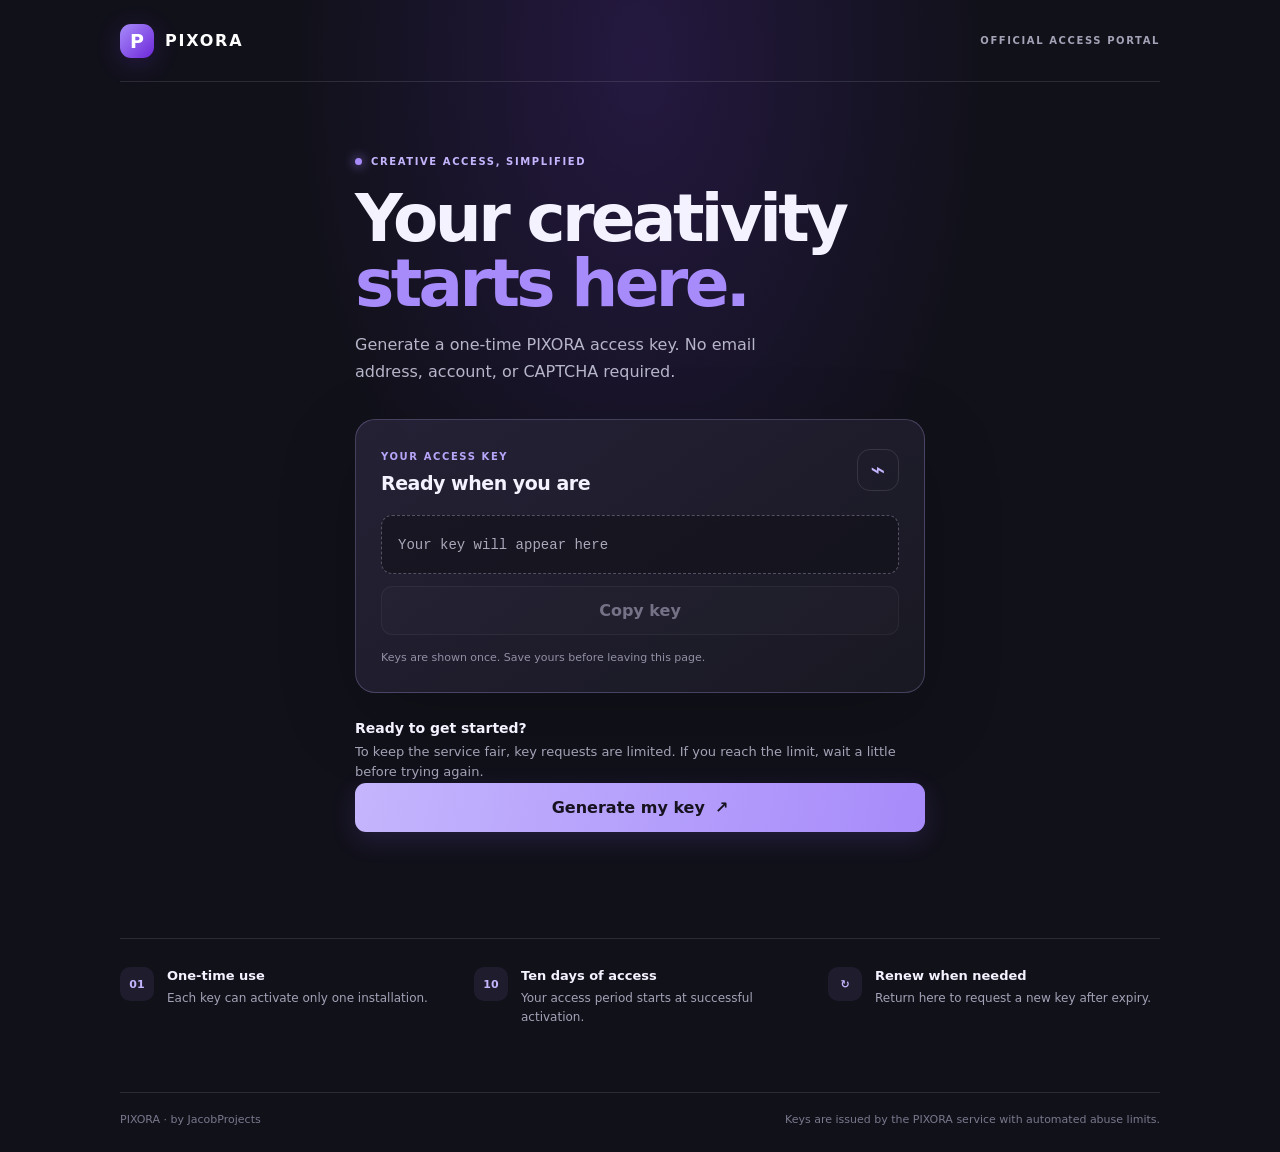
<file: index.html>
<!doctype html>
<html lang="en">
<head>
  <meta charset="utf-8">
  <meta name="viewport" content="width=device-width, initial-scale=1">
  <meta http-equiv="refresh" content="0; url=./key-portal/">
  <title>PIXORA Key Portal</title>
  <link rel="canonical" href="./key-portal/">
  <script>window.location.replace(new URL("./key-portal/", window.location.href).href);</script>
</head>
<body>
  <p>Opening the <a href="./key-portal/">PIXORA Key Portal</a>…</p>
</body>
</html>
</file>
<file: key-portal/style.css>
:root {
  font-family: Inter, ui-sans-serif, system-ui, -apple-system, BlinkMacSystemFont, "Segoe UI", sans-serif;
  color: #f4f2ff;
  background: #11111a;
  font-synthesis: none;
  text-rendering: optimizeLegibility;
  -webkit-font-smoothing: antialiased;
  --muted: #a3a2b6;
  --line: rgba(255,255,255,.11);
  --violet: #a78bfa;
  --panel: #191923;
}
* { box-sizing: border-box; }
body { margin: 0; min-height: 100vh; background: radial-gradient(ellipse at 50% 5%, rgba(124,58,237,.18), transparent 38%), #11111a; }
button, a { font: inherit; }
.shell { width: min(100% - 40px, 1040px); margin: 0 auto; }
.topbar { height: 82px; display: flex; align-items: center; justify-content: space-between; border-bottom: 1px solid var(--line); }
.brand { display: inline-flex; align-items: center; gap: 11px; color: #fff; text-decoration: none; font-weight: 800; letter-spacing: .11em; }
.brand-mark { display: grid; place-items: center; width: 34px; height: 34px; border-radius: 11px; background: linear-gradient(135deg,#a78bfa,#6d28d9); font-size: 19px; letter-spacing: 0; box-shadow: 0 5px 24px #7c3aed38; }
.top-label, .eyebrow, .section-label { color: var(--muted); font-size: 10px; letter-spacing: .16em; font-weight: 750; }
.hero { width: min(100%, 570px); margin: 74px auto 0; }
.eyebrow { display: flex; align-items: center; gap: 9px; color: #c4b5fd; }
.pulse { width: 7px; height: 7px; border-radius: 50%; background: #a78bfa; box-shadow: 0 0 12px #a78bfa; }
h1 { margin: 19px 0 14px; font-size: clamp(42px, 7vw, 66px); line-height: .99; letter-spacing: -.055em; font-weight: 780; }
h1 span { color: var(--violet); }
.intro { max-width: 440px; margin: 0; color: #b7b5c9; font-size: 16px; line-height: 1.7; }
.key-card { margin-top: 34px; padding: 25px; border: 1px solid rgba(196,181,253,.24); border-radius: 20px; background: linear-gradient(145deg,rgba(38,34,55,.97),rgba(25,25,35,.98)); box-shadow: 0 25px 80px #0003; }
.card-heading { display: flex; align-items: center; justify-content: space-between; gap: 16px; }
.section-label { color: #b7a5f9; }
h2 { margin: 8px 0 0; font-size: 19px; letter-spacing: -.025em; }
.lock-icon { display: grid; place-items: center; width: 42px; height: 42px; border: 1px solid var(--line); border-radius: 13px; color: #c4b5fd; font-size: 25px; }
.key-output { display: flex; align-items: center; min-height: 59px; margin: 21px 0 12px; padding: 0 16px; border: 1px dashed #555064; border-radius: 11px; background: #11111a9c; color: #aaa8ba; font-family: ui-monospace, SFMono-Regular, Menlo, monospace; font-size: 14px; overflow-wrap: anywhere; }
.key-output.has-key { color: #ddd6fe; border-style: solid; border-color: #8b5cf6; user-select: all; }
.button { display: flex; align-items: center; justify-content: center; gap: 10px; width: 100%; min-height: 49px; border: 0; border-radius: 11px; font-weight: 720; cursor: pointer; transition: transform .15s, opacity .15s, background .15s; }
.button:enabled:hover { transform: translateY(-1px); }
.button:disabled { opacity: .43; cursor: not-allowed; }
.button-primary { color: #17121f; background: linear-gradient(100deg,#c4b5fd,#a78bfa); box-shadow: 0 8px 25px #8b5cf62b; }
.button-secondary { color: #e8e2ff; background: #ffffff0b; border: 1px solid var(--line); }
.fine-print { margin: 14px 0 0; color: #9290a5; font-size: 11px; line-height: 1.6; }
.challenge-wrap { margin-top: 27px; }
.challenge-title { margin: 0 0 6px; font-size: 14px; font-weight: 700; }
.challenge-copy { margin: 0; color: var(--muted); font-size: 13px; line-height: 1.6; }
.captcha-container { margin: 16px 0; }
.setup-notice { margin: 0; padding: 13px 15px; border: 1px solid #725b2f; border-radius: 10px; background: #5b43181f; color: #e5c98c; font-size: 12px; line-height: 1.6; }
#turnstile-slot { min-height: 0; }
.status { min-height: 20px; margin: 12px 0 0; color: var(--muted); font-size: 12px; line-height: 1.5; }
.status.success { color: #86efac; }
.status.error { color: #fca5a5; }
.benefits { display: grid; grid-template-columns: repeat(3,1fr); gap: 22px; margin: 74px 0 64px; padding-top: 28px; border-top: 1px solid var(--line); }
.benefits article { display: flex; align-items: flex-start; gap: 13px; }
.benefit-icon { display: grid; place-items: center; flex: 0 0 34px; height: 34px; border-radius: 10px; background: #a78bfa16; color: #c4b5fd; font-size: 11px; font-weight: 800; }
h3 { margin: 1px 0 6px; font-size: 13px; }
.benefits p { margin: 0; color: var(--muted); font-size: 12px; line-height: 1.6; }
footer { display: flex; justify-content: space-between; gap: 16px; padding: 20px 0 26px; border-top: 1px solid var(--line); color: #79788d; font-size: 11px; }
@media (max-width: 650px) {
  .shell { width: min(100% - 30px, 540px); }
  .topbar { height: 68px; }
  .top-label { font-size: 8px; }
  .hero { margin-top: 52px; }
  .key-card { padding: 19px; }
  .benefits { grid-template-columns: 1fr; gap: 18px; margin: 50px 0 42px; }
  footer { flex-direction: column; }
}
</file>
